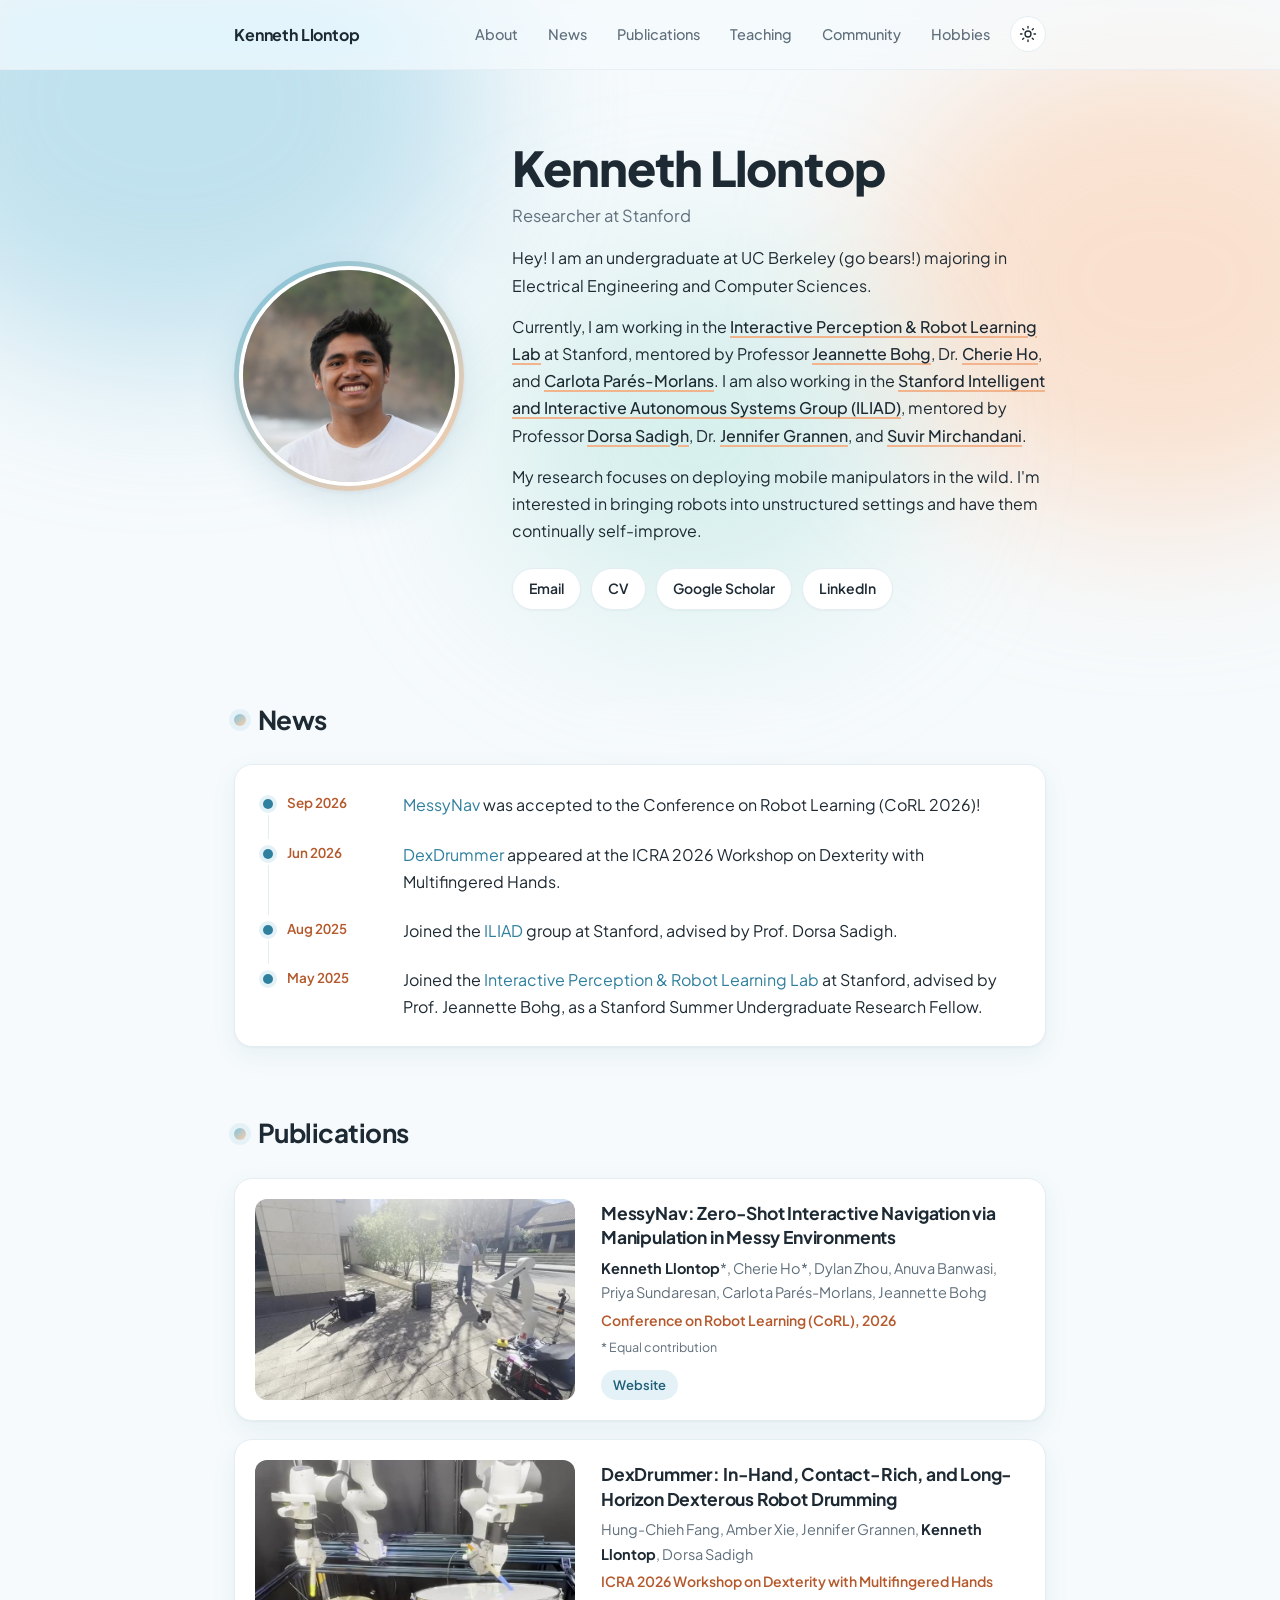
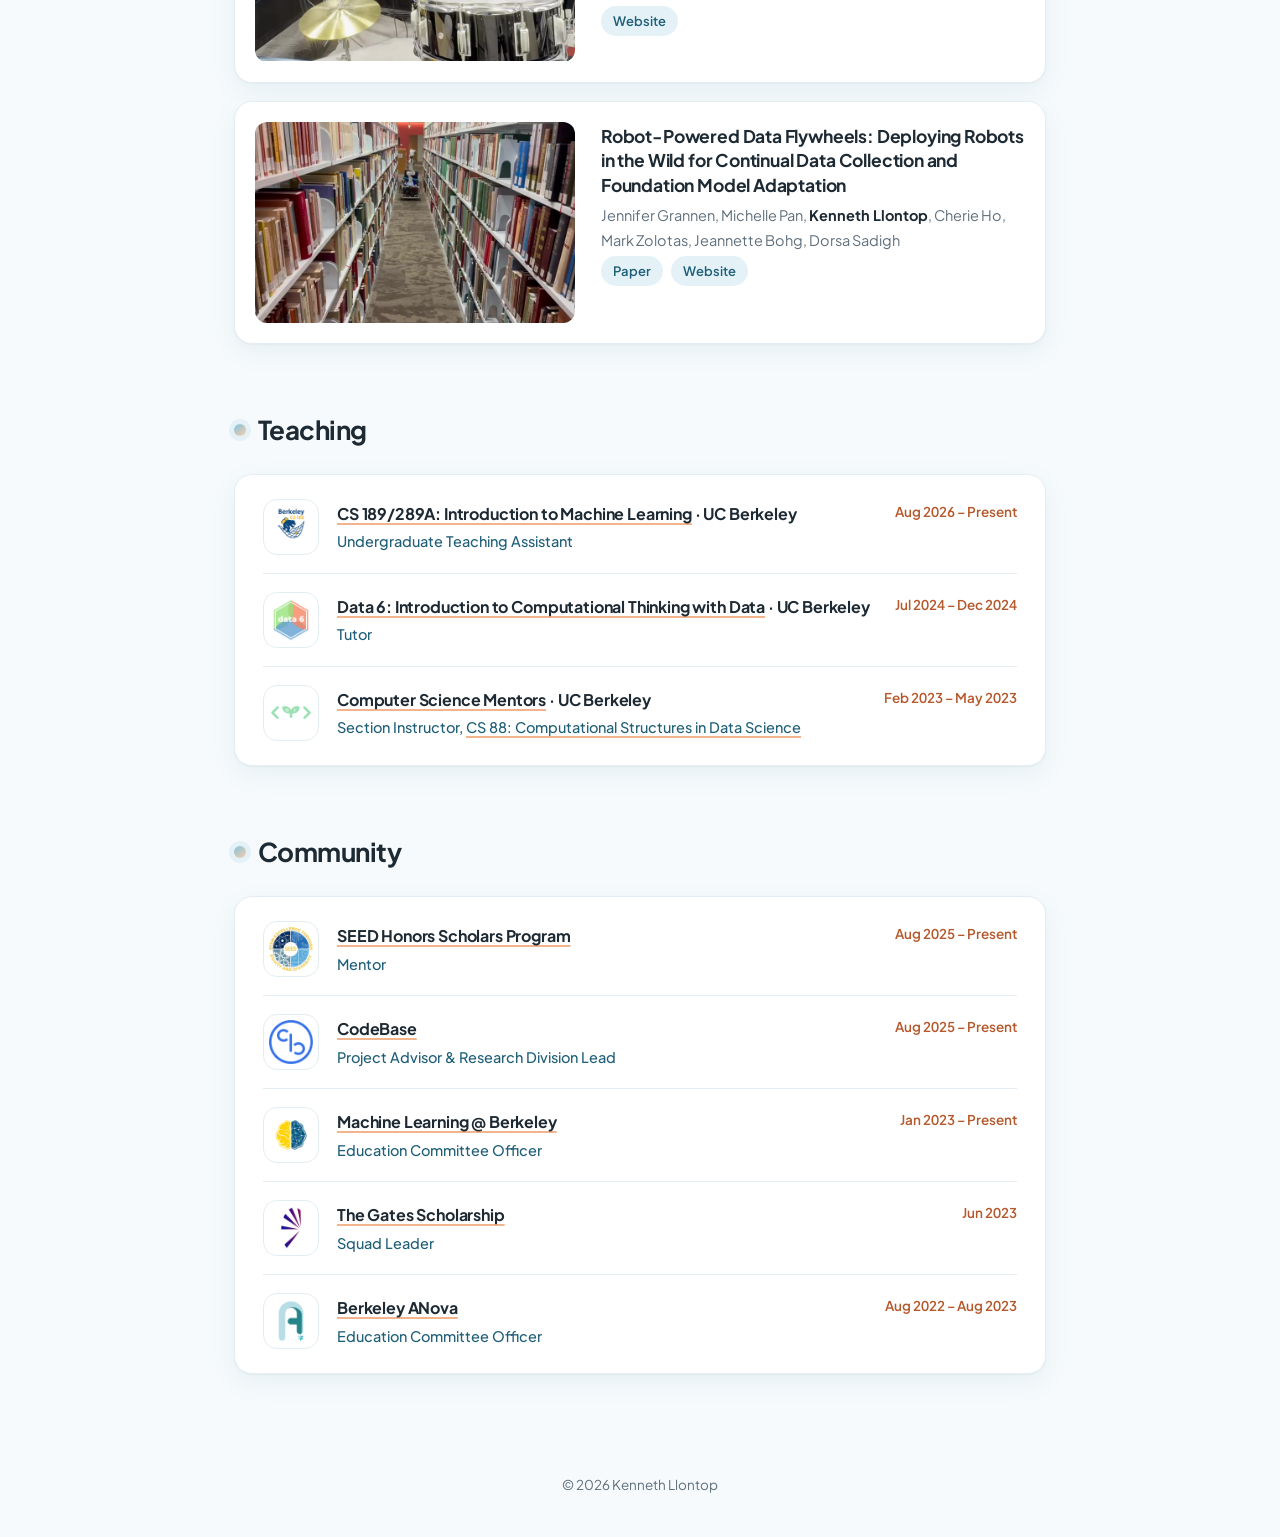
<file: index.html>
<!DOCTYPE html>
<html lang="en">
<head>
  <meta charset="utf-8">
  <meta name="viewport" content="width=device-width, initial-scale=1">
  <title>Kenneth Llontop</title>
  <meta name="description" content="Kenneth Llontop — EECS undergraduate at UC Berkeley researching robotics and continual learning at Stanford.">
  <link rel="preconnect" href="https://fonts.googleapis.com">
  <link rel="preconnect" href="https://fonts.gstatic.com" crossorigin>
  <link href="https://fonts.googleapis.com/css2?family=Plus+Jakarta+Sans:wght@400;500;600;700;800&display=swap" rel="stylesheet">
  <script>
    // Pick the theme before the page paints: saved choice, else the system setting.
    (function () {
      var t = null;
      try { t = localStorage.getItem('theme'); } catch (e) {}
      if (t !== 'light' && t !== 'dark') {
        t = window.matchMedia && matchMedia('(prefers-color-scheme: dark)').matches ? 'dark' : 'light';
      }
      document.documentElement.setAttribute('data-theme', t);
    })();
  </script>
  <link rel="stylesheet" href="style.css?v=202611061519">
</head>
<body>
  <div class="glow" aria-hidden="true">
    <span class="blob a"></span>
    <span class="blob b"></span>
    <span class="blob c"></span>
  </div>

  <nav class="nav">
    <div class="nav-inner">
      <a class="nav-name" href="index.html">Kenneth Llontop</a>
      <div class="nav-right">
        <div class="nav-links">
          <a href="#about">About</a>
          <a href="#news">News</a>
          <a href="#publications">Publications</a>
          <a href="#teaching">Teaching</a>
          <a href="#community">Community</a>
          <a href="hobbies.html">Hobbies</a>
        </div>
        <button class="theme-toggle" type="button" aria-label="Switch to dark mode" title="Toggle light / dark">
          <svg class="sun" viewBox="0 0 24 24" aria-hidden="true"><circle cx="12" cy="12" r="4"/><path d="M12 2v2M12 20v2M4.9 4.9l1.4 1.4M17.7 17.7l1.4 1.4M2 12h2M20 12h2M4.9 19.1l1.4-1.4M17.7 6.3l1.4-1.4"/></svg>
          <svg class="moon" viewBox="0 0 24 24" aria-hidden="true"><path d="M20 14.5A8 8 0 0 1 9.5 4a8 8 0 1 0 10.5 10.5z"/></svg>
        </button>
      </div>
    </div>
  </nav>

  <main>

    <!-- ===================== BIO ===================== -->
    <section id="about" class="bio">
      <div class="photo rise">
        <img src="images/headshot_image-2.jpg" alt="Portrait of Kenneth Llontop">
      </div>
      <div class="bio-text rise d1">
        <h1>Kenneth Llontop</h1>
        <p class="tagline">Researcher at Stanford</p>

        <p>
          Hey! I am an undergraduate at UC Berkeley (go bears!) majoring in Electrical Engineering
          and Computer Sciences.
        </p>
        <p>
          Currently, I am working in the
          <a href="https://iprl.stanford.edu/">Interactive Perception &amp; Robot Learning Lab</a>
          at Stanford, mentored by Professor <a href="https://web.stanford.edu/~bohg/">Jeannette Bohg</a>,
          Dr. <a href="https://cherieho.com/">Cherie Ho</a>, and <a href="https://carlotapares.com/">Carlota Parés-Morlans</a>. I am also working in the
          <a href="https://iliad.stanford.edu/">Stanford Intelligent and Interactive Autonomous Systems Group (ILIAD)</a>,
          mentored by Professor <a href="https://dorsa.fyi/">Dorsa Sadigh</a>, Dr. <a href="https://jenngrannen.com/">Jennifer Grannen</a>,
          and <a href="https://suvirpmirchandani.com/">Suvir Mirchandani</a>.
        </p>
        <p>
          My research focuses on deploying mobile manipulators in the wild. I'm interested in bringing robots
          into unstructured settings and have them continually self-improve.
        </p>

        <div class="links">
          <a class="btn" href="mailto:kennethllontop@berkeley.edu">Email</a>
          <a class="btn" href="files/Kenneth_Llontop_CV.pdf" target="_blank" rel="noopener">CV</a>
          <a class="btn" href="https://scholar.google.com/citations?user=0Wmio54AAAAJ&amp;hl=en" target="_blank" rel="noopener">Google Scholar</a>
          <a class="btn" href="https://www.linkedin.com/in/kenneth-llontop" target="_blank" rel="noopener">LinkedIn</a>
        </div>
      </div>
    </section>

    <!-- ===================== NEWS ===================== -->
    <section id="news" class="block rise d2">
      <h2>News</h2>
      <!-- Add new items at the top. Format: <li><time>Mon YYYY</time><span>...</span></li> -->
      <ul class="news card">
        <li>
          <time>Sep 2026</time>
          <span><a href="https://messynav.github.io">MessyNav</a> was accepted to the Conference on Robot Learning (CoRL 2026)!</span>
        </li>
        <li>
          <time>Jun 2026</time>
          <span><a href="https://dexdrummer.github.io">DexDrummer</a> appeared at the ICRA 2026 Workshop on Dexterity with Multifingered Hands.</span>
        </li>
        <li>
          <time>Aug 2025</time>
          <span>Joined the <a href="https://iliad.stanford.edu/">ILIAD</a> group at Stanford, advised by Prof. Dorsa Sadigh.</span>
        </li>
        <li>
          <time>May 2025</time>
          <span>Joined the <a href="https://iprl.stanford.edu/">Interactive Perception &amp; Robot Learning Lab</a> at Stanford, advised by Prof. Jeannette Bohg, as a Stanford Summer Undergraduate Research Fellow.</span>
        </li>
      </ul>
    </section>

    <!-- ===================== PUBLICATIONS ===================== -->
    <section id="publications" class="block rise d3">
      <h2>Publications</h2>

      <!--
        To add a paper, copy one <article class="pub card"> block below.
        - Thumbnail: a 16:9 looping video in videos/ (or an <img> in images/).
        - Wrap your own name in <span class="me">...</span> so it's bolded.
      -->
      <div class="pubs">
      <article class="pub card">
        <div class="pub-thumb"><video src="videos/messynav.mp4" poster="videos/messynav.jpg" autoplay muted loop playsinline disablepictureinpicture disableremoteplayback aria-label="MessyNav robot demo"></video></div>
        <div>
          <p class="pub-title"><a href="https://messynav.github.io">MessyNav: Zero-Shot Interactive Navigation via Manipulation in Messy Environments</a></p>
          <p class="pub-authors">
            <span class="me">Kenneth Llontop</span>*, <a href="https://cherieho.com/">Cherie Ho</a>*, Dylan Zhou, Anuva Banwasi, Priya Sundaresan, <a href="https://carlotapares.com/">Carlota Parés-Morlans</a>, <a href="https://web.stanford.edu/~bohg/">Jeannette Bohg</a>
          </p>
          <p class="pub-venue">Conference on Robot Learning (CoRL), 2026</p>
          <p class="pub-note">* Equal contribution</p>
          <div class="pub-links">
            <a href="https://messynav.github.io">Website</a>
          </div>
        </div>
      </article>
      <article class="pub card">
        <div class="pub-thumb"><video src="videos/dexdrummer.mp4" poster="videos/dexdrummer.jpg" autoplay muted loop playsinline disablepictureinpicture disableremoteplayback aria-label="DexDrummer robot drumming demo"></video></div>
        <div>
          <p class="pub-title"><a href="https://dexdrummer.github.io">DexDrummer: In-Hand, Contact-Rich, and Long-Horizon Dexterous Robot Drumming</a></p>
          <p class="pub-authors">
            Hung-Chieh Fang, Amber Xie, <a href="https://jenngrannen.com/">Jennifer Grannen</a>, <span class="me">Kenneth Llontop</span>, <a href="https://dorsa.fyi/">Dorsa Sadigh</a>
          </p>
          <p class="pub-venue">ICRA 2026 Workshop on Dexterity with Multifingered Hands</p>
          <div class="pub-links">
            <a href="https://dexdrummer.github.io">Website</a>
          </div>
        </div>
      </article>
      <article class="pub card">
        <div class="pub-thumb"><video src="videos/data_flywheels.mp4" poster="videos/data_flywheels.jpg" autoplay muted loop playsinline disablepictureinpicture disableremoteplayback aria-label="Robot-Powered Data Flywheels robot in a library"></video></div>
        <div>
          <p class="pub-title"><a href="https://scanford-robot.github.io">Robot-Powered Data Flywheels: Deploying Robots in the Wild for Continual Data Collection and Foundation Model Adaptation</a></p>
          <p class="pub-authors">
            <a href="https://jenngrannen.com/">Jennifer Grannen</a>, Michelle Pan, <span class="me">Kenneth Llontop</span>, <a href="https://cherieho.com/">Cherie Ho</a>, Mark Zolotas, <a href="https://web.stanford.edu/~bohg/">Jeannette Bohg</a>, <a href="https://dorsa.fyi/">Dorsa Sadigh</a>
          </p>
          <div class="pub-links">
            <a href="https://arxiv.org/abs/2511.19647">Paper</a>
            <a href="https://scanford-robot.github.io">Website</a>
          </div>
        </div>
      </article>
      </div>

    </section>

    <!-- ===================== TEACHING ===================== -->
    <section id="teaching" class="block">
      <h2>Teaching</h2>
      <!-- Logos: drop an image in images/logos/ and replace the text inside
           <span class="entry-logo"> with <img src="images/logos/name.png" alt="">. -->
      <ul class="entries card">
        <li class="entry">
          <span class="entry-logo has-img"><img class="logo-light" src="images/logos/cs189.png" alt="CS 189 logo" loading="lazy"><img class="logo-dark" src="images/logos/cs189_dark.png" alt="CS 189 logo" loading="lazy"></span>
          <span class="entry-org"><a href="https://eecs189.org/" target="_blank" rel="noopener">CS 189/289A: Introduction to Machine Learning</a> &middot; UC Berkeley</span>
          <span class="entry-role">Undergraduate Teaching Assistant</span>
          <span class="entry-date">Aug 2026 – Present</span>
        </li>
        <li class="entry">
          <span class="entry-logo has-img"><img src="images/logos/data6.png" alt="Data 6 logo" loading="lazy"></span>
          <span class="entry-org"><a href="https://data6.org/" target="_blank" rel="noopener">Data 6: Introduction to Computational Thinking with Data</a> &middot; UC Berkeley</span>
          <span class="entry-role">Tutor</span>
          <span class="entry-date">Jul 2024 – Dec 2024</span>
        </li>
        <li class="entry">
          <span class="entry-logo has-img"><img src="images/logos/csm.png" alt="Computer Science Mentors logo" loading="lazy"></span>
          <span class="entry-org"><a href="https://csmentors.studentorg.berkeley.edu/#/" target="_blank" rel="noopener">Computer Science Mentors</a> &middot; UC Berkeley</span>
          <span class="entry-role">Section Instructor, <a href="https://c88c.org" target="_blank" rel="noopener">CS 88: Computational Structures in Data Science</a></span>
          <span class="entry-date">Feb 2023 – May 2023</span>
        </li>
      </ul>
    </section>

    <!-- ===================== COMMUNITY ===================== -->
    <section id="community" class="block">
      <h2>Community</h2>
      <ul class="entries card">
        <li class="entry">
          <span class="entry-logo has-img"><img src="images/logos/seed.png" alt="SEED Scholars logo" loading="lazy"></span>
          <span class="entry-org"><a href="https://seedscholars.berkeley.edu/home" target="_blank" rel="noopener">SEED Honors Scholars Program</a></span>
          <span class="entry-role">Mentor</span>
          <span class="entry-date">Aug 2025 – Present</span>
        </li>
        <li class="entry">
          <span class="entry-logo has-img"><img class="logo-light" src="images/logos/codebase.png" alt="CodeBase logo" loading="lazy"><img class="logo-dark" src="images/logos/codebase_dark.png" alt="CodeBase logo" loading="lazy"></span>
          <span class="entry-org"><a href="https://codebase.studentorg.berkeley.edu/" target="_blank" rel="noopener">CodeBase</a></span>
          <span class="entry-role">Project Advisor &amp; Research Division Lead</span>
          <span class="entry-date">Aug 2025 – Present</span>
        </li>
        <li class="entry">
          <span class="entry-logo has-img"><img src="images/logos/mlab.png" alt="Machine Learning at Berkeley logo" loading="lazy"></span>
          <span class="entry-org"><a href="https://mlabatberkeley.framer.ai/" target="_blank" rel="noopener">Machine Learning @ Berkeley</a></span>
          <span class="entry-role">Education Committee Officer</span>
          <span class="entry-date">Jan 2023 – Present</span>
        </li>
        <li class="entry">
          <span class="entry-logo has-img"><img class="logo-light" src="images/logos/gates.png" alt="The Gates Scholarship logo" loading="lazy"><img class="logo-dark" src="images/logos/gates_dark.png" alt="The Gates Scholarship logo" loading="lazy"></span>
          <span class="entry-org"><a href="https://www.thegatesscholarship.org/scholarship" target="_blank" rel="noopener">The Gates Scholarship</a></span>
          <span class="entry-role">Squad Leader</span>
          <span class="entry-date">Jun 2023</span>
        </li>
        <li class="entry">
          <span class="entry-logo has-img"><img src="images/logos/anova.png" alt="Berkeley ANova logo" loading="lazy"></span>
          <span class="entry-org"><a href="https://www.berkeleyanova.org/" target="_blank" rel="noopener">Berkeley ANova</a></span>
          <span class="entry-role">Education Committee Officer</span>
          <span class="entry-date">Aug 2022 – Aug 2023</span>
        </li>
      </ul>
    </section>
  </main>

  <footer>&copy; 2026 Kenneth Llontop</footer>

  <script src="site.js?v=202611061519"></script>
</body>
</html>
</file>
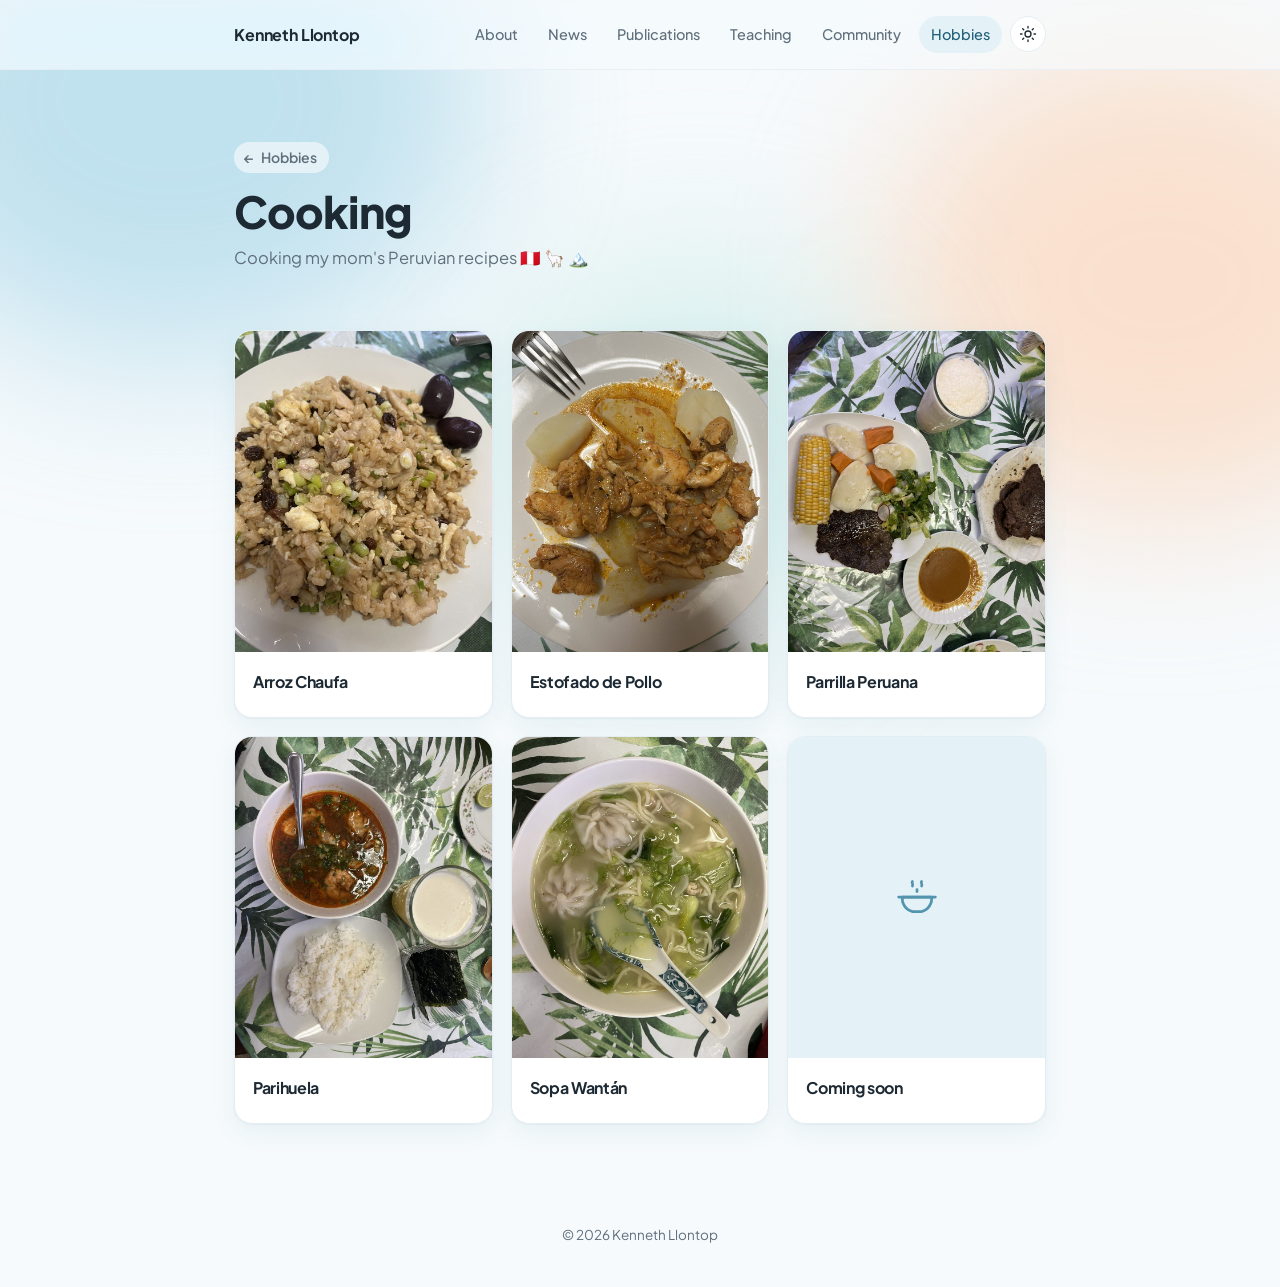
<file: cooking.html>
<!DOCTYPE html>
<html lang="en">
<head>
  <meta charset="utf-8">
  <meta name="viewport" content="width=device-width, initial-scale=1">
  <title>Cooking · Kenneth Llontop</title>
  <meta name="description" content="What Kenneth Llontop likes to cook.">
  <link rel="preconnect" href="https://fonts.googleapis.com">
  <link rel="preconnect" href="https://fonts.gstatic.com" crossorigin>
  <link href="https://fonts.googleapis.com/css2?family=Plus+Jakarta+Sans:wght@400;500;600;700;800&display=swap" rel="stylesheet">
  <script>
    // Pick the theme before the page paints: saved choice, else the system setting.
    (function () {
      var t = null;
      try { t = localStorage.getItem('theme'); } catch (e) {}
      if (t !== 'light' && t !== 'dark') {
        t = window.matchMedia && matchMedia('(prefers-color-scheme: dark)').matches ? 'dark' : 'light';
      }
      document.documentElement.setAttribute('data-theme', t);
    })();
  </script>
  <link rel="stylesheet" href="style.css?v=202611061519">
</head>
<body>
  <div class="glow" aria-hidden="true">
    <span class="blob a"></span>
    <span class="blob b"></span>
    <span class="blob c"></span>
  </div>

  <nav class="nav">
    <div class="nav-inner">
      <a class="nav-name" href="index.html">Kenneth Llontop</a>
      <div class="nav-right">
        <div class="nav-links">
          <a href="index.html#about">About</a>
          <a href="index.html#news">News</a>
          <a href="index.html#publications">Publications</a>
          <a href="index.html#teaching">Teaching</a>
          <a href="index.html#community">Community</a>
          <a href="hobbies.html" aria-current="page">Hobbies</a>
        </div>
        <button class="theme-toggle" type="button" aria-label="Switch to dark mode" title="Toggle light / dark">
          <svg class="sun" viewBox="0 0 24 24" aria-hidden="true"><circle cx="12" cy="12" r="4"/><path d="M12 2v2M12 20v2M4.9 4.9l1.4 1.4M17.7 17.7l1.4 1.4M2 12h2M20 12h2M4.9 19.1l1.4-1.4M17.7 6.3l1.4-1.4"/></svg>
          <svg class="moon" viewBox="0 0 24 24" aria-hidden="true"><path d="M20 14.5A8 8 0 0 1 9.5 4a8 8 0 1 0 10.5 10.5z"/></svg>
        </button>
      </div>
    </div>
  </nav>

  <main>
    <header class="page-head rise">
      <a class="back-link" href="hobbies.html"><span aria-hidden="true">&larr;</span> Hobbies</a>
      <h1>Cooking</h1>
      <p class="tagline">Cooking my mom's Peruvian recipes 🇵🇪 🦙 🏔️</p>
    </header>

    <section class="block tile-block">
      <!-- To add a dish: drop a photo in images/food/ and copy one <article class="tile card"> block. -->
      <div class="tile-grid dishes">
        <article class="tile card">
          <div class="tile-media"><img src="images/food/arroz_chaufa.jpg" alt="Arroz Chaufa" loading="lazy"></div>
          <div class="tile-body">
            <h3>Arroz Chaufa</h3>
          </div>
        </article>
        <article class="tile card">
          <div class="tile-media"><img src="images/food/estofado_de_pollo.jpg" alt="Estofado de Pollo" loading="lazy"></div>
          <div class="tile-body">
            <h3>Estofado de Pollo</h3>
          </div>
        </article>
        <article class="tile card">
          <div class="tile-media"><img src="images/food/parrilla_peruana.jpg" alt="Parrilla Peruana" loading="lazy"></div>
          <div class="tile-body">
            <h3>Parrilla Peruana</h3>
          </div>
        </article>
        <article class="tile card">
          <div class="tile-media"><img src="images/food/parihuela.jpg" alt="Parihuela" loading="lazy"></div>
          <div class="tile-body">
            <h3>Parihuela</h3>
          </div>
        </article>
        <article class="tile card">
          <div class="tile-media"><img src="images/food/sopa_wantan.jpg" alt="Sopa Wantán" loading="lazy"></div>
          <div class="tile-body">
            <h3>Sopa Wantán</h3>
          </div>
        </article>
        <article class="tile card soon">
          <div class="tile-media"><svg viewBox="0 0 24 24" aria-hidden="true">
            <path d="M4 12h16v1a7 7 0 0 1-7 7h-2a7 7 0 0 1-7-7z"/>
            <path d="M2 12h20M9.5 3.5c-.8.9.8 1.6 0 2.5M14.5 3.5c-.8.9.8 1.6 0 2.5M12 9V8"/>
          </svg></div>
          <div class="tile-body">
            <h3>Coming soon</h3>
          </div>
        </article>
      </div>
    </section>
  </main>

  <footer>&copy; 2026 Kenneth Llontop</footer>

  <script src="site.js?v=202611061519"></script>
</body>
</html>
</file>
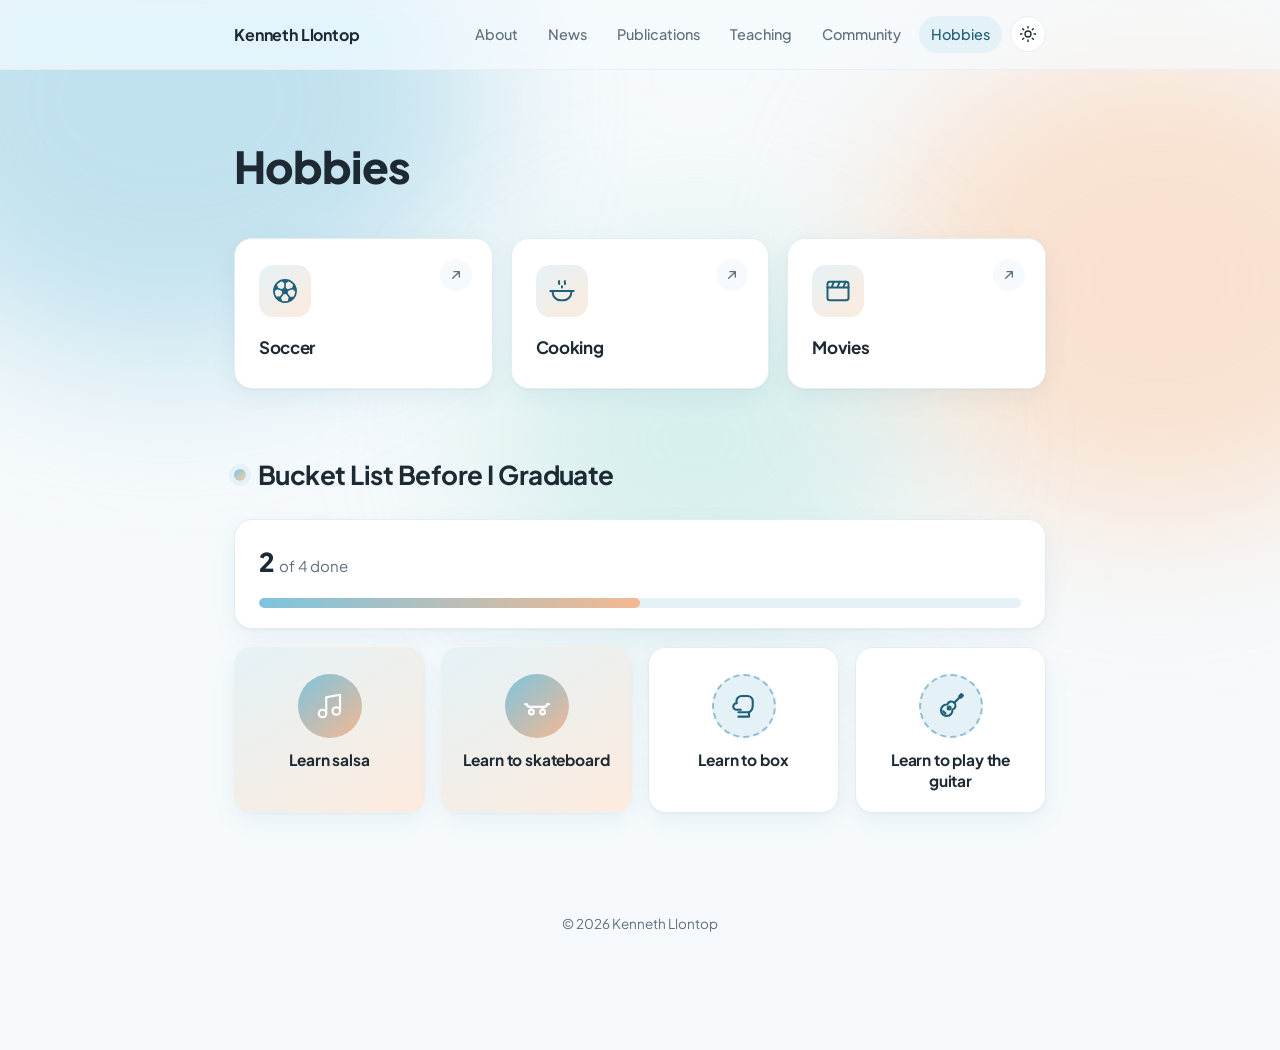
<file: hobbies.html>
<!DOCTYPE html>
<html lang="en">
<head>
  <meta charset="utf-8">
  <meta name="viewport" content="width=device-width, initial-scale=1">
  <title>Hobbies · Kenneth Llontop</title>
  <meta name="description" content="What Kenneth Llontop is up to outside the lab.">
  <link rel="preconnect" href="https://fonts.googleapis.com">
  <link rel="preconnect" href="https://fonts.gstatic.com" crossorigin>
  <link href="https://fonts.googleapis.com/css2?family=Plus+Jakarta+Sans:wght@400;500;600;700;800&display=swap" rel="stylesheet">
  <script>
    // Pick the theme before the page paints: saved choice, else the system setting.
    (function () {
      var t = null;
      try { t = localStorage.getItem('theme'); } catch (e) {}
      if (t !== 'light' && t !== 'dark') {
        t = window.matchMedia && matchMedia('(prefers-color-scheme: dark)').matches ? 'dark' : 'light';
      }
      document.documentElement.setAttribute('data-theme', t);
    })();
  </script>
  <link rel="stylesheet" href="style.css?v=202611061519">
</head>
<body>
  <div class="glow" aria-hidden="true">
    <span class="blob a"></span>
    <span class="blob b"></span>
    <span class="blob c"></span>
  </div>

  <nav class="nav">
    <div class="nav-inner">
      <a class="nav-name" href="index.html">Kenneth Llontop</a>
      <div class="nav-right">
        <div class="nav-links">
          <a href="index.html#about">About</a>
          <a href="index.html#news">News</a>
          <a href="index.html#publications">Publications</a>
          <a href="index.html#teaching">Teaching</a>
          <a href="index.html#community">Community</a>
          <a href="hobbies.html" aria-current="page">Hobbies</a>
        </div>
        <button class="theme-toggle" type="button" aria-label="Switch to dark mode" title="Toggle light / dark">
          <svg class="sun" viewBox="0 0 24 24" aria-hidden="true"><circle cx="12" cy="12" r="4"/><path d="M12 2v2M12 20v2M4.9 4.9l1.4 1.4M17.7 17.7l1.4 1.4M2 12h2M20 12h2M4.9 19.1l1.4-1.4M17.7 6.3l1.4-1.4"/></svg>
          <svg class="moon" viewBox="0 0 24 24" aria-hidden="true"><path d="M20 14.5A8 8 0 0 1 9.5 4a8 8 0 1 0 10.5 10.5z"/></svg>
        </button>
      </div>
    </div>
  </nav>

  <main>
    <header class="page-head rise">
      <h1>Hobbies</h1>
    </header>

    <div class="hobbies">
      <a class="hobby card rise d1" href="soccer.html">
        <span class="hobby-arrow" aria-hidden="true"><svg viewBox="0 0 24 24"><path d="M7 17L17 7M9 7h8v8"/></svg></span>
        <div class="hobby-icon ball">
          <svg viewBox="0 0 24 24" aria-hidden="true">
            <defs><clipPath id="ball-clip"><circle cx="12" cy="12" r="9.5"/></clipPath></defs>
            <g clip-path="url(#ball-clip)"><polygon class="fill" points="12.00,5.30 9.62,3.57 10.53,0.78 13.47,0.78 14.38,3.57"/><polygon class="fill" points="18.37,9.93 19.28,7.13 22.22,7.13 23.13,9.93 20.75,11.66"/><polygon class="fill" points="15.94,17.42 18.88,17.42 19.79,20.22 17.41,21.94 15.03,20.22"/><polygon class="fill" points="8.06,17.42 8.97,20.22 6.59,21.94 4.21,20.22 5.12,17.42"/><polygon class="fill" points="5.63,9.93 3.25,11.66 0.87,9.93 1.78,7.13 4.72,7.13"/></g>
            <polygon class="fill" points="12.00,9.20 14.66,11.13 13.65,14.27 10.35,14.27 9.34,11.13"/>
            <path d="M12.00 9.20L12.00 5.30 M14.66 11.13L18.37 9.93 M13.65 14.27L15.94 17.42 M10.35 14.27L8.06 17.42 M9.34 11.13L5.63 9.93"/>
            <circle cx="12" cy="12" r="9.5"/>
          </svg>
        </div>
        <h3>Soccer</h3>
      </a>

      <a class="hobby card rise d2" href="cooking.html">
        <span class="hobby-arrow" aria-hidden="true"><svg viewBox="0 0 24 24"><path d="M7 17L17 7M9 7h8v8"/></svg></span>
        <div class="hobby-icon">
          <svg viewBox="0 0 24 24" aria-hidden="true">
            <path d="M4 12h16v1a7 7 0 0 1-7 7h-2a7 7 0 0 1-7-7z"/>
            <path d="M2 12h20M9.5 3.5c-.8.9.8 1.6 0 2.5M14.5 3.5c-.8.9.8 1.6 0 2.5M12 9V8"/>
          </svg>
        </div>
        <h3>Cooking</h3>
      </a>

      <a class="hobby card rise d3" href="movies.html">
        <span class="hobby-arrow" aria-hidden="true"><svg viewBox="0 0 24 24"><path d="M7 17L17 7M9 7h8v8"/></svg></span>
        <div class="hobby-icon">
          <svg viewBox="0 0 24 24" aria-hidden="true">
            <rect x="3" y="4" width="18" height="16" rx="2"/>
            <path d="M3 9h18M8.5 4L6.5 9M13.5 4l-2 5M18.5 4l-2 5"/>
          </svg>
        </div>
        <h3>Movies</h3>
      </a>
    </div>


    <!-- ===================== BUCKET LIST ===================== -->
    <!-- To check one off, change <li class="goal card"> to <li class="goal card done">. -->
    <section class="bucket block">
      <h2>Bucket List Before I Graduate</h2>

      <div class="bucket-progress card">
        <div class="bp-top">
          <span class="bp-count"><strong class="bp-done">0</strong> of <span class="bp-total">4</span> done</span>
        </div>
        <div class="bp-bar" role="progressbar" aria-label="Bucket list progress" aria-valuemin="0" aria-valuemax="4" aria-valuenow="0"><span></span></div>
      </div>

      <ul class="bucket-grid">
        <li class="goal card done">
          <span class="goal-icon"><svg viewBox="0 0 24 24" aria-hidden="true"><path d="M9 18V5l11-2v13"/><circle cx="6" cy="18" r="3"/><circle cx="17" cy="16" r="3"/></svg></span>
          <span class="goal-name">Learn salsa</span>
        </li>
        <li class="goal card done">
          <span class="goal-icon"><svg viewBox="0 0 24 24" aria-hidden="true"><path d="M2.5 10.5h1.2c.4 1.4 1.4 2.2 2.8 2.2h11c1.4 0 2.4-.8 2.8-2.2h1.2"/><path d="M7.5 12.7v2M16.5 12.7v2"/><circle cx="7.5" cy="16.8" r="1.9"/><circle cx="16.5" cy="16.8" r="1.9"/></svg></span>
          <span class="goal-name">Learn to skateboard</span>
        </li>
        <li class="goal card">
          <span class="goal-icon"><svg viewBox="0 0 24 24" aria-hidden="true"><path d="M7.5 20.5h8.5V17c2-1.1 3-3.1 3-5.5V8.2A4.2 4.2 0 0 0 14.8 4h-4.6A4.2 4.2 0 0 0 6 8.2v1.6"/><path d="M6 9.8a2.6 2.6 0 0 0 0 5.2h3.5"/><path d="M7.5 17h8.5"/></svg></span>
          <span class="goal-name">Learn to box</span>
        </li>
        <li class="goal card">
          <span class="goal-icon"><svg viewBox="0 0 24 24" aria-hidden="true"><path d="M13.17 14.88A4.6 4.6 0 1 1 9.12 10.83A3.3 3.3 0 1 1 13.17 14.88Z"/><path d="M14.6 9.4L19 5"/><path d="M18.6 4.2l1.2 1.2 1.7-1.7-1.2-1.2z"/><circle cx="10.5" cy="13.5" r="1.15"/><path d="M5.8 16.2l1.8 1.8"/></svg></span>
          <span class="goal-name">Learn to play the guitar</span>
        </li>
      </ul>
    </section>
  </main>

  <footer>&copy; 2026 Kenneth Llontop</footer>

  <script src="site.js?v=202611061519"></script>
  <script src="hobbies.js?v=202611061519"></script>
</body>
</html>
</file>
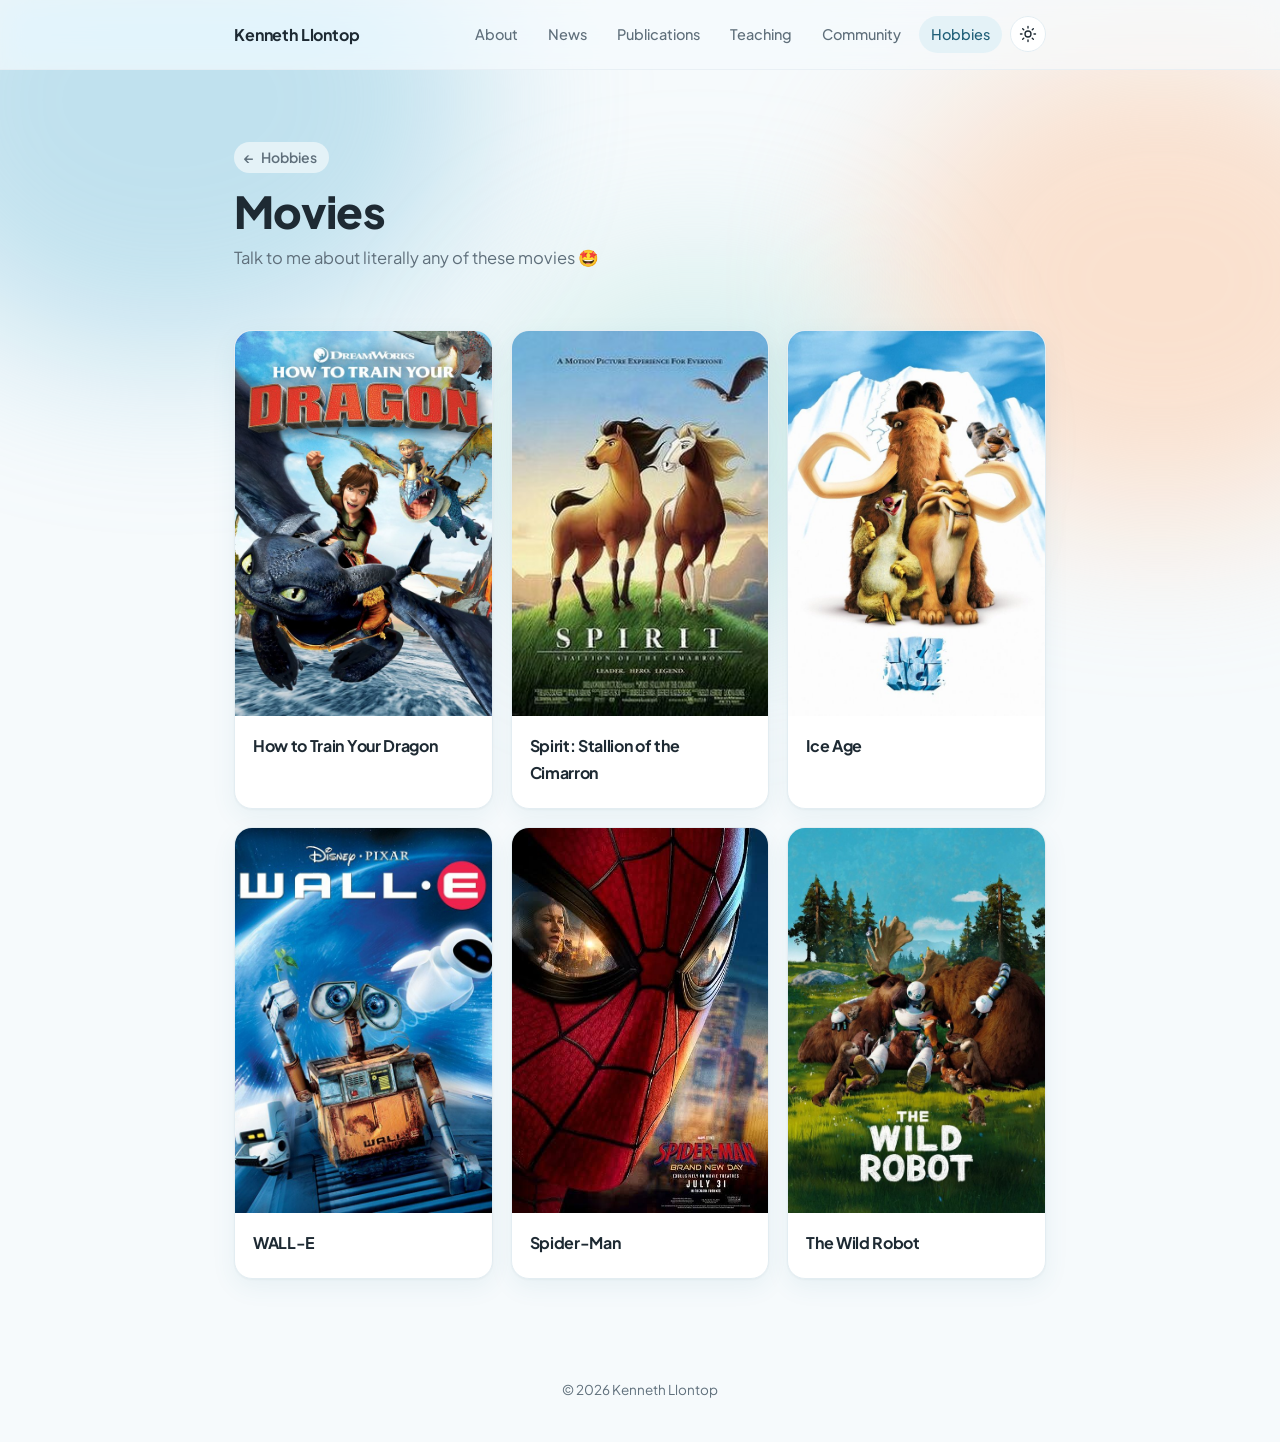
<file: movies.html>
<!DOCTYPE html>
<html lang="en">
<head>
  <meta charset="utf-8">
  <meta name="viewport" content="width=device-width, initial-scale=1">
  <title>Movies · Kenneth Llontop</title>
  <meta name="description" content="Kenneth Llontop's favorite movies.">
  <link rel="preconnect" href="https://fonts.googleapis.com">
  <link rel="preconnect" href="https://fonts.gstatic.com" crossorigin>
  <link href="https://fonts.googleapis.com/css2?family=Plus+Jakarta+Sans:wght@400;500;600;700;800&display=swap" rel="stylesheet">
  <script>
    // Pick the theme before the page paints: saved choice, else the system setting.
    (function () {
      var t = null;
      try { t = localStorage.getItem('theme'); } catch (e) {}
      if (t !== 'light' && t !== 'dark') {
        t = window.matchMedia && matchMedia('(prefers-color-scheme: dark)').matches ? 'dark' : 'light';
      }
      document.documentElement.setAttribute('data-theme', t);
    })();
  </script>
  <link rel="stylesheet" href="style.css?v=202611061519">
</head>
<body>
  <div class="glow" aria-hidden="true">
    <span class="blob a"></span>
    <span class="blob b"></span>
    <span class="blob c"></span>
  </div>

  <nav class="nav">
    <div class="nav-inner">
      <a class="nav-name" href="index.html">Kenneth Llontop</a>
      <div class="nav-right">
        <div class="nav-links">
          <a href="index.html#about">About</a>
          <a href="index.html#news">News</a>
          <a href="index.html#publications">Publications</a>
          <a href="index.html#teaching">Teaching</a>
          <a href="index.html#community">Community</a>
          <a href="hobbies.html" aria-current="page">Hobbies</a>
        </div>
        <button class="theme-toggle" type="button" aria-label="Switch to dark mode" title="Toggle light / dark">
          <svg class="sun" viewBox="0 0 24 24" aria-hidden="true"><circle cx="12" cy="12" r="4"/><path d="M12 2v2M12 20v2M4.9 4.9l1.4 1.4M17.7 17.7l1.4 1.4M2 12h2M20 12h2M4.9 19.1l1.4-1.4M17.7 6.3l1.4-1.4"/></svg>
          <svg class="moon" viewBox="0 0 24 24" aria-hidden="true"><path d="M20 14.5A8 8 0 0 1 9.5 4a8 8 0 1 0 10.5 10.5z"/></svg>
        </button>
      </div>
    </div>
  </nav>

  <main>
    <header class="page-head rise">
      <a class="back-link" href="hobbies.html"><span aria-hidden="true">&larr;</span> Hobbies</a>
      <h1>Movies</h1>
      <p class="tagline">Talk to me about literally any of these movies 🤩</p>
    </header>

    <section class="block tile-block">
      <!-- To add a movie: drop a poster in images/movies/ and copy one <article class="tile card"> block. -->
      <div class="tile-grid movies">
        <article class="tile card">
          <div class="tile-media"><img src="images/movies/how_to_train_your_dragon.jpg" alt="How to Train Your Dragon poster" loading="lazy"></div>
          <div class="tile-body">
            <h3>How to Train Your Dragon</h3>
          </div>
        </article>
        <article class="tile card">
          <div class="tile-media"><img src="images/movies/spirit_stallion_of_the_cimarron.jpg" alt="Spirit: Stallion of the Cimarron poster" loading="lazy"></div>
          <div class="tile-body">
            <h3>Spirit: Stallion of the Cimarron</h3>
          </div>
        </article>
        <article class="tile card">
          <div class="tile-media"><img src="images/movies/ice_age.jpg" alt="Ice Age poster" loading="lazy"></div>
          <div class="tile-body">
            <h3>Ice Age</h3>
          </div>
        </article>
        <article class="tile card">
          <div class="tile-media"><img src="images/movies/wall_e.jpg" alt="WALL-E poster" loading="lazy"></div>
          <div class="tile-body">
            <h3>WALL-E</h3>
          </div>
        </article>
        <article class="tile card">
          <div class="tile-media"><img src="images/movies/spider_man.jpg" alt="Spider-Man poster" loading="lazy"></div>
          <div class="tile-body">
            <h3>Spider-Man</h3>
          </div>
        </article>
        <article class="tile card">
          <div class="tile-media"><img src="images/movies/the_wild_robot.jpg" alt="The Wild Robot poster" loading="lazy"></div>
          <div class="tile-body">
            <h3>The Wild Robot</h3>
          </div>
        </article>
      </div>
    </section>
  </main>

  <footer>&copy; 2026 Kenneth Llontop</footer>

  <script src="site.js?v=202611061519"></script>
</body>
</html>
</file>
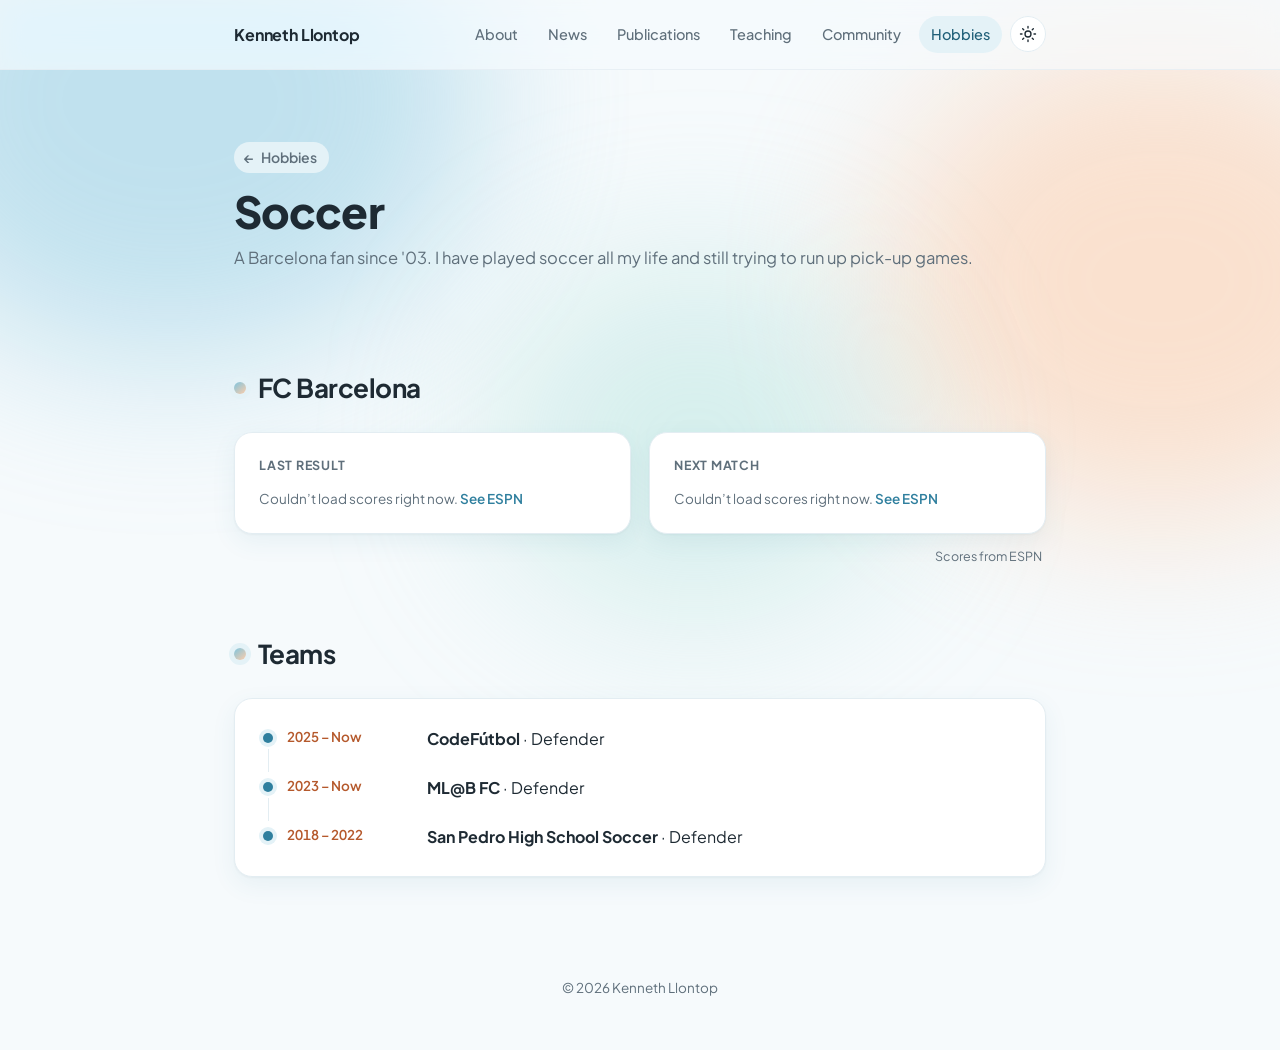
<file: soccer.html>
<!DOCTYPE html>
<html lang="en">
<head>
  <meta charset="utf-8">
  <meta name="viewport" content="width=device-width, initial-scale=1">
  <title>Soccer · Kenneth Llontop</title>
  <meta name="description" content="Kenneth Llontop on soccer: FC Barcelona scores and the teams he has played on.">
  <link rel="preconnect" href="https://fonts.googleapis.com">
  <link rel="preconnect" href="https://fonts.gstatic.com" crossorigin>
  <link href="https://fonts.googleapis.com/css2?family=Plus+Jakarta+Sans:wght@400;500;600;700;800&display=swap" rel="stylesheet">
  <script>
    // Pick the theme before the page paints: saved choice, else the system setting.
    (function () {
      var t = null;
      try { t = localStorage.getItem('theme'); } catch (e) {}
      if (t !== 'light' && t !== 'dark') {
        t = window.matchMedia && matchMedia('(prefers-color-scheme: dark)').matches ? 'dark' : 'light';
      }
      document.documentElement.setAttribute('data-theme', t);
    })();
  </script>
  <link rel="stylesheet" href="style.css?v=202611061519">
</head>
<body>
  <div class="glow" aria-hidden="true">
    <span class="blob a"></span>
    <span class="blob b"></span>
    <span class="blob c"></span>
  </div>

  <nav class="nav">
    <div class="nav-inner">
      <a class="nav-name" href="index.html">Kenneth Llontop</a>
      <div class="nav-right">
        <div class="nav-links">
          <a href="index.html#about">About</a>
          <a href="index.html#news">News</a>
          <a href="index.html#publications">Publications</a>
          <a href="index.html#teaching">Teaching</a>
          <a href="index.html#community">Community</a>
          <a href="hobbies.html" aria-current="page">Hobbies</a>
        </div>
        <button class="theme-toggle" type="button" aria-label="Switch to dark mode" title="Toggle light / dark">
          <svg class="sun" viewBox="0 0 24 24" aria-hidden="true"><circle cx="12" cy="12" r="4"/><path d="M12 2v2M12 20v2M4.9 4.9l1.4 1.4M17.7 17.7l1.4 1.4M2 12h2M20 12h2M4.9 19.1l1.4-1.4M17.7 6.3l1.4-1.4"/></svg>
          <svg class="moon" viewBox="0 0 24 24" aria-hidden="true"><path d="M20 14.5A8 8 0 0 1 9.5 4a8 8 0 1 0 10.5 10.5z"/></svg>
        </button>
      </div>
    </div>
  </nav>

  <main>
    <header class="page-head rise">
      <a class="back-link" href="hobbies.html"><span aria-hidden="true">&larr;</span> Hobbies</a>
      <h1>Soccer</h1>
      <p class="tagline">A Barcelona fan since '03. I have played soccer all my life and still trying to run up pick-up games.</p>
    </header>

    <!-- ===================== FC BARCELONA (live from ESPN, see barca.js) ===================== -->
    <section id="barca" class="block match-center">
      <h2>FC Barcelona</h2>
      <div class="match-grid" aria-live="polite">
        <div class="match card" data-slot="last">
          <p class="match-label">Last result</p>
          <p class="match-meta">Loading…</p>
        </div>
        <div class="match card" data-slot="next">
          <p class="match-label">Next match</p>
          <p class="match-meta">Loading…</p>
        </div>
      </div>
      <p class="match-source">Scores from ESPN</p>
    </section>


    <section class="block my-teams">
      <h2>Teams</h2>
      <!-- Add teams newest first. Format: <li><time>YYYY – YYYY</time><span><strong>Team</strong> · details</span></li> -->
      <ul class="news card">
        <li>
          <time>2025 – Now</time>
          <span><strong>CodeFútbol</strong> &middot; Defender</span>
        </li>
        <li>
          <time>2023 – Now</time>
          <span><strong>ML@B FC</strong> &middot; Defender</span>
        </li>
        <li>
          <time>2018 – 2022</time>
          <span><strong>San Pedro High School Soccer</strong> &middot; Defender</span>
        </li>
      </ul>
    </section>
  </main>

  <footer>&copy; 2026 Kenneth Llontop</footer>

  <script src="site.js?v=202611061519"></script>
  <script src="barca.js?v=202611061519"></script>
</body>
</html>
</file>
<file: style.css>
/* Palette: Ocean pastel — soft sea blues + sandy peach on white */
:root {
  --bg: #f6fafc;
  --surface: #ffffff;
  --text: #1e2a33;
  --muted: #5f6f7b;
  --border: #e3edf2;

  --sea: #2f7f9e;          /* main accent */
  --sea-deep: #1f5f78;     /* hover / headings accent */
  --sea-soft: #e4f2f7;     /* chips, tints */
  --sand: #fdebdd;         /* peach */
  --sand-deep: #b5592c;    /* readable peach text */
  --link-line: #f2b48c;    /* peach underline for links in text */
  --logo-bg: #ffffff;      /* tile behind org logos */
  --glow-a: rgba(126, 196, 222, .45);
  --glow-b: rgba(253, 205, 170, .55);
  --glow-c: rgba(168, 222, 214, .40);

  --shadow: 0 1px 2px rgba(30, 42, 51, .04), 0 8px 24px rgba(47, 127, 158, .08);
  --shadow-hover: 0 2px 4px rgba(30, 42, 51, .05), 0 14px 36px rgba(47, 127, 158, .14);
  --radius: 18px;
  --max: 860px;
}
/* Dark theme: used when the visitor picks it, or when their system is dark and they haven't picked light */
:root[data-theme="dark"] {
  --bg: #0c171e;
  --surface: #12212a;
  --text: #e3edf2;
  --muted: #97a9b5;
  --border: #1e3340;
  --sea: #7cc4de;
  --sea-deep: #a6daec;
  --sea-soft: #16303c;
  --sand: #3a2a22;
  --sand-deep: #f3b892;
  --link-line: #9c5f43;
  --logo-bg: #1a2730;
  --glow-a: rgba(64, 140, 170, .30);
  --glow-b: rgba(200, 130, 90, .22);
  --glow-c: rgba(70, 150, 140, .20);
  --shadow: 0 1px 2px rgba(0,0,0,.3), 0 8px 24px rgba(0,0,0,.25);
  --shadow-hover: 0 2px 4px rgba(0,0,0,.35), 0 14px 36px rgba(0,0,0,.35);
}
@media (prefers-color-scheme: dark) {
  :root:not([data-theme="light"]) {
    --bg: #0c171e;
    --surface: #12212a;
    --text: #e3edf2;
    --muted: #97a9b5;
    --border: #1e3340;
    --sea: #7cc4de;
    --sea-deep: #a6daec;
    --sea-soft: #16303c;
    --sand: #3a2a22;
    --sand-deep: #f3b892;
  --link-line: #9c5f43;
  --logo-bg: #1a2730;
    --glow-a: rgba(64, 140, 170, .30);
    --glow-b: rgba(200, 130, 90, .22);
    --glow-c: rgba(70, 150, 140, .20);
    --shadow: 0 1px 2px rgba(0,0,0,.3), 0 8px 24px rgba(0,0,0,.25);
    --shadow-hover: 0 2px 4px rgba(0,0,0,.35), 0 14px 36px rgba(0,0,0,.35);
  }
}

* { box-sizing: border-box; }
html { scroll-behavior: smooth; scroll-padding-top: 80px; }
body {
  margin: 0;
  background: var(--bg);
  color: var(--text);
  font-family: "Plus Jakarta Sans", system-ui, -apple-system, "Segoe UI", Roboto, sans-serif;
  font-size: 16px;
  line-height: 1.7;
  -webkit-font-smoothing: antialiased;
}
a { color: var(--sea); text-decoration: none; transition: color .15s; }
a:hover { color: var(--sea-deep); }

/* ---------- Soft background glow ---------- */
.glow {
  position: absolute; inset: 0 0 auto 0; height: 1050px; z-index: -1; overflow: hidden;
  pointer-events: none;
  -webkit-mask-image: linear-gradient(#000 65%, transparent);
          mask-image: linear-gradient(#000 65%, transparent);
}
.blob {
  position: absolute; border-radius: 50%; filter: blur(80px);
  will-change: transform;
}
.blob.a { width: 620px; height: 520px; left: -140px; top: -160px; background: var(--glow-a);
          animation: drift-a 9s ease-in-out infinite alternate; }
.blob.b { width: 560px; height: 480px; right: -160px; top: 40px; background: var(--glow-b);
          animation: drift-b 11s ease-in-out infinite alternate; }
.blob.c { width: 420px; height: 360px; left: 38%; top: 260px; background: var(--glow-c);
          animation: drift-c 13s ease-in-out infinite alternate; }
@keyframes drift-a {
  0%   { transform: translate(0, 0) scale(1);        border-radius: 50% 50% 50% 50%; }
  50%  { transform: translate(140px, 90px) scale(1.12); border-radius: 58% 42% 55% 45%; }
  100% { transform: translate(60px, 180px) scale(.94); border-radius: 44% 56% 40% 60%; }
}
@keyframes drift-b {
  0%   { transform: translate(0, 0) scale(1);          border-radius: 50%; }
  50%  { transform: translate(-160px, 120px) scale(.9); border-radius: 40% 60% 60% 40%; }
  100% { transform: translate(-60px, -40px) scale(1.15); border-radius: 60% 40% 45% 55%; }
}
@keyframes drift-c {
  0%   { transform: translate(0, 0) scale(.9);          border-radius: 50%; }
  50%  { transform: translate(-180px, -80px) scale(1.15); border-radius: 55% 45% 40% 60%; }
  100% { transform: translate(120px, -140px) scale(1);   border-radius: 45% 55% 60% 40%; }
}

/* ---------- Nav ---------- */
.nav {
  position: sticky; top: 0; z-index: 10;
  background: color-mix(in srgb, var(--bg) 72%, transparent);
  backdrop-filter: saturate(160%) blur(14px);
  -webkit-backdrop-filter: saturate(160%) blur(14px);
  border-bottom: 1px solid color-mix(in srgb, var(--border) 70%, transparent);
}
.nav-inner {
  max-width: var(--max); margin: 0 auto; padding: 16px 24px;
  display: flex; align-items: center; justify-content: space-between; gap: 16px;
}
.nav-name { font-weight: 700; color: var(--text); letter-spacing: -.01em; }
.nav-name:hover { color: var(--text); }
.nav-links { display: flex; gap: 6px; font-size: 14.5px; font-weight: 500; }
.nav-links a { color: var(--muted); padding: 6px 12px; border-radius: 999px; }
.nav-links a:hover { color: var(--sea-deep); background: var(--sea-soft); }
.nav-right { display: flex; align-items: center; gap: 8px; }
.theme-toggle {
  width: 36px; height: 36px; border-radius: 50%; display: grid; place-items: center;
  border: 1px solid var(--border); background: var(--surface); color: var(--text);
  cursor: pointer; transition: background .15s, color .15s, transform .2s;
}
.theme-toggle:hover { color: var(--sea-deep); background: var(--sea-soft); transform: rotate(-12deg); }
.theme-toggle svg { width: 18px; height: 18px; fill: none; stroke: currentColor; stroke-width: 1.8;
                    stroke-linecap: round; stroke-linejoin: round; }
.theme-toggle .moon { display: none; }
:root[data-theme="dark"] .theme-toggle .sun { display: none; }
:root[data-theme="dark"] .theme-toggle .moon { display: block; }
body, .card, .nav, .btn { transition: background-color .3s, border-color .3s, color .3s; }

main { max-width: var(--max); margin: 0 auto; padding: 0 24px; }
h1, h2, h3 { margin: 0; letter-spacing: -.02em; }

/* ---------- Bio ---------- */
.bio {
  display: grid; grid-template-columns: 230px 1fr; gap: 48px; align-items: center;
  padding: 72px 0 24px;
}
.bio > *, .pub > *, .news li > * { min-width: 0; }
.photo {
  width: 230px; height: 230px; border-radius: 50%; padding: 5px;
  background: linear-gradient(140deg, #7ec4de, #fdcdaa);
  box-shadow: var(--shadow-hover);
}
.photo img {
  width: 100%; height: 100%; object-fit: cover; border-radius: 50%; display: block;
  border: 4px solid var(--surface);
}
.bio h1 { font-size: 48px; font-weight: 800; line-height: 1.1; margin-bottom: 8px; }
.tagline { margin: 0 0 22px; color: var(--muted); font-size: 16.5px; }
.bio p { margin: 0 0 14px; }
.bio-text a:not(.btn), .entries a {
  color: var(--text); font-weight: 500;
  text-decoration: underline; text-decoration-color: var(--link-line);
  text-decoration-thickness: 1.5px; text-underline-offset: 3px;
  transition: color .15s, text-decoration-color .15s;
}
.bio-text a:not(.btn):hover, .entries a:hover { color: var(--sea-deep); text-decoration-color: var(--sea); }
.entries a { font-weight: inherit; }
.entry-role a { color: inherit; }
.highlight { font-weight: 600; color: var(--sea-deep); }

.links { display: flex; flex-wrap: wrap; gap: 10px; margin-top: 24px; }
.btn {
  font-size: 14px; font-weight: 600; color: var(--text);
  padding: 8px 16px; border-radius: 999px;
  background: var(--surface); border: 1px solid var(--border);
  box-shadow: 0 1px 2px rgba(30,42,51,.04);
  transition: transform .15s, background .15s, color .15s, border-color .15s;
}
.btn:hover { transform: translateY(-1px); background: var(--sea); border-color: var(--sea); color: #fff; }

/* ---------- Sections ---------- */
section.block { padding-top: 64px; }
h2 {
  font-size: 26px; font-weight: 700; margin-bottom: 22px;
  display: flex; align-items: center; gap: 12px;
}
h2::before {
  content: ""; width: 12px; height: 12px; border-radius: 50%;
  background: linear-gradient(140deg, #7ec4de, #fdcdaa);
  box-shadow: 0 0 0 5px var(--sea-soft);
}
.card {
  background: var(--surface); border: 1px solid var(--border);
  border-radius: var(--radius); box-shadow: var(--shadow);
}

/* ---------- News (dot timeline) ---------- */
.news { list-style: none; margin: 0; padding: 26px 28px; }
.news li {
  position: relative; display: grid; grid-template-columns: 96px 1fr; gap: 20px;
  padding: 0 0 22px 24px;
}
.news li:last-child { padding-bottom: 0; }
.news li::before {
  content: ""; position: absolute; left: 0; top: 8px;
  width: 10px; height: 10px; border-radius: 50%;
  background: var(--sea); box-shadow: 0 0 0 4px var(--sea-soft);
}
.news li::after {
  content: ""; position: absolute; left: 4.5px; top: 24px; bottom: 2px;
  width: 1px; background: var(--border);
}
.news li:last-child::after { display: none; }
.news time {
  font-size: 13.5px; font-weight: 600; color: var(--sand-deep);
  font-variant-numeric: tabular-nums; padding-top: 1px; white-space: nowrap;
}

/* ---------- Publications ---------- */
.pubs { display: grid; grid-auto-rows: 1fr; gap: 18px; }  /* every paper card gets the tallest card's height */
.pub {
  display: grid; grid-template-columns: 320px 1fr; gap: 26px;
  padding: 20px;
  transition: transform .2s, box-shadow .2s;
}
.pub:hover { transform: translateY(-2px); box-shadow: var(--shadow-hover); }
.pub-thumb {
  width: 320px; height: 100%; min-height: 180px; border-radius: 12px; overflow: hidden; align-self: stretch;
  background: linear-gradient(140deg, var(--sea-soft), var(--sand));
  display: flex; align-items: center; justify-content: center;
  color: var(--muted); font-size: 13px; font-weight: 500;
}
.pub-thumb img, .pub-thumb video { display: block; width: 100%; height: 100%; object-fit: cover; pointer-events: none; }
.pub-title { font-weight: 700; font-size: 17.5px; line-height: 1.4; margin: 2px 0 6px; letter-spacing: -.01em; }
.pub-title a { color: var(--text); }
.pub-title a:hover { color: var(--sea); }
.pub-authors { margin: 0 0 4px; font-size: 14.5px; color: var(--muted); }
.pub-authors .me { color: var(--text); font-weight: 700; }
.pub-authors a { color: inherit; }
.pub-authors a:hover { color: var(--sea); }
.pub-note { margin: -8px 0 12px; font-size: 12.5px; color: var(--muted); }
.thumb-label {
  font-size: 22px; font-weight: 800; letter-spacing: -.02em; color: var(--sea-deep);
  text-align: center; padding: 0 12px; line-height: 1.2;
}
.pub-venue { margin: 0 0 12px; font-size: 14px; font-weight: 600; color: var(--sand-deep); }
.pub-links { display: flex; flex-wrap: wrap; gap: 8px; }
.pub-links a {
  font-size: 13px; font-weight: 600; padding: 4px 12px; border-radius: 999px;
  background: var(--sea-soft); color: var(--sea-deep);
  transition: background .15s, color .15s;
}
.pub-links a:hover { background: var(--sea); color: #fff; }

/* ---------- Footer ---------- */
footer {
  max-width: var(--max); margin: 72px auto 0; padding: 28px 24px 40px;
  color: var(--muted); font-size: 13.5px; text-align: center;
}

/* ---------- Gentle entrance ---------- */
@media (prefers-reduced-motion: no-preference) {
  .rise { animation: rise .7s cubic-bezier(.2,.7,.2,1) both; }
  .rise.d1 { animation-delay: .08s; }
  .rise.d2 { animation-delay: .16s; }
  .rise.d3 { animation-delay: .24s; }
  @keyframes rise { from { opacity: 0; transform: translateY(14px); } to { opacity: 1; transform: none; } }
}

/* ---------- Teaching & Community ---------- */
.entries { list-style: none; margin: 0; padding: 6px 28px; }
.entry {
  display: grid; grid-template-columns: 56px 1fr auto; gap: 2px 18px; align-items: start;
  padding: 18px 0; border-bottom: 1px solid var(--border);
}
.entry-logo {
  grid-column: 1; grid-row: 1 / span 2; align-self: center;
  width: 56px; height: 56px; border-radius: 14px; overflow: hidden;
  display: grid; place-items: center;
  background: linear-gradient(140deg, var(--sea-soft), var(--sand));
  color: var(--sea-deep); font-size: 13px; font-weight: 800; letter-spacing: .02em;
}
.entry-logo.has-img { background: var(--logo-bg); border: 1px solid var(--border); padding: 5px; }
.entry-logo .logo-dark { display: none; }
:root[data-theme="dark"] .entry-logo .logo-light { display: none; }
:root[data-theme="dark"] .entry-logo .logo-dark { display: block; }
.entry-logo img { width: 100%; height: 100%; object-fit: contain; }
.entry:last-child { border-bottom: none; }
.entry-org { grid-column: 2; align-self: end; font-weight: 700; font-size: 16px; letter-spacing: -.01em; }
.entry-role { grid-column: 2; font-size: 14.5px; font-weight: 500; color: var(--sea-deep); }
.entry-date {
  grid-column: 3; grid-row: 1; padding-top: 2px; white-space: nowrap;
  font-size: 13.5px; font-weight: 600; color: var(--sand-deep); font-variant-numeric: tabular-nums;
}

/* ---------- Current page in nav ---------- */
.nav-links a[aria-current="page"] { color: var(--sea-deep); background: var(--sea-soft); }

/* ---------- Hobbies page ---------- */
.page-head { padding: 72px 0 8px; }
.page-head h1 { font-size: 44px; font-weight: 800; line-height: 1.1; margin-bottom: 8px; }
.hobbies { display: grid; grid-template-columns: repeat(3, 1fr); gap: 18px; margin-top: 32px; }
.hobby { padding: 26px 24px; transition: transform .2s, box-shadow .2s; }
.hobby:hover { transform: translateY(-3px); box-shadow: var(--shadow-hover); }
.hobby-icon {
  width: 52px; height: 52px; border-radius: 14px; margin-bottom: 16px;
  display: grid; place-items: center; color: var(--sea-deep);
  background: linear-gradient(140deg, var(--sea-soft), var(--sand));
}
.hobby-icon svg { width: 28px; height: 28px; fill: none; stroke: currentColor; stroke-width: 1.7;
                  stroke-linecap: round; stroke-linejoin: round; transition: transform .4s ease; }
.hobby-icon svg .fill { fill: currentColor; stroke-width: .8; }
.hobby-icon.ball svg { stroke-width: 1.4; }
.hobby:hover .hobby-icon svg { transform: rotate(-8deg) scale(1.08); }
.hobby:hover .hobby-icon.ball svg { transform: rotate(180deg); transition-duration: .7s; }
.hobby h3 { font-size: 17px; font-weight: 700; margin-bottom: 6px; }
.hobby p { margin: 0; font-size: 14.5px; color: var(--muted); line-height: 1.65; }

/* ---------- FC Barcelona match center (hobbies page) ---------- */
.match-grid { display: grid; grid-template-columns: 1fr 1fr; gap: 18px; }
.match { padding: 22px 24px; }
.match-label {
  margin: 0 0 4px; display: flex; align-items: center; gap: 8px;
  font-size: 12.5px; font-weight: 700; letter-spacing: .06em; text-transform: uppercase; color: var(--muted);
}
.match-comp { margin: 0 0 12px; font-size: 13.5px; font-weight: 600; color: var(--sea-deep); }
.team { display: grid; grid-template-columns: 32px 1fr auto; align-items: center; gap: 12px; padding: 6px 0; }
.team img { width: 32px; height: 32px; object-fit: contain; }
.team-name { font-weight: 600; }
.team.is-barca .team-name { font-weight: 800; }
.team-score { font-size: 22px; font-weight: 800; font-variant-numeric: tabular-nums; min-width: 1.5ch; text-align: right; }
.team.lost .team-score { color: var(--muted); font-weight: 600; }
.match-meta { margin: 12px 0 0; font-size: 13.5px; color: var(--muted); }
.match-meta a { font-weight: 600; }
.badge { font-size: 11px; font-weight: 700; padding: 2px 8px; border-radius: 999px; letter-spacing: .04em; }
.badge.w { background: var(--sea-soft); color: var(--sea-deep); }
.badge.l { background: var(--sand); color: var(--sand-deep); }
.badge.d { background: var(--border); color: var(--muted); }
.live-dot { width: 8px; height: 8px; border-radius: 50%; background: #e5484d; animation: live-pulse 1.4s infinite; }
@keyframes live-pulse { from { box-shadow: 0 0 0 0 rgba(229,72,77,.55); } to { box-shadow: 0 0 0 9px rgba(229,72,77,0); } }
.match-source { margin: 12px 4px 0; font-size: 12.5px; color: var(--muted); text-align: right; }

/* ---------- Clickable hobby card + soccer panel ---------- */
.my-teams .news strong { font-weight: 700; }
.my-teams .news li { grid-template-columns: 120px 1fr; }


/* ---------- Bucket list ---------- */
.bucket-progress { padding: 20px 24px; margin-bottom: 18px; }
.bp-top { display: flex; justify-content: space-between; align-items: center; flex-wrap: wrap; gap: 8px 16px; margin-bottom: 14px; }
.bp-count { font-size: 15px; color: var(--muted); }
.bp-count strong { font-size: 26px; font-weight: 800; color: var(--text); margin-right: 2px; letter-spacing: -.02em; }
.bp-bar { height: 10px; border-radius: 999px; background: var(--sea-soft); overflow: hidden; }
.bp-bar span {
  display: block; height: 100%; width: 0; border-radius: inherit;
  background: linear-gradient(90deg, #7ec4de, #f3b892);
  transition: width 1.2s cubic-bezier(.2,.7,.2,1);
}

.bucket-grid { list-style: none; margin: 0; padding: 0; display: grid; grid-template-columns: repeat(4, 1fr); gap: 16px; }
.goal {
  position: relative; overflow: hidden;
  display: flex; flex-direction: column; align-items: center; text-align: center; gap: 12px;
  padding: 26px 16px 20px;
  transition: transform .2s, box-shadow .2s;
}
.goal:hover { transform: translateY(-3px); box-shadow: var(--shadow-hover); }
.goal-icon {
  width: 64px; height: 64px; border-radius: 50%; display: grid; place-items: center;
  color: var(--sea-deep); background: var(--sea-soft);
  border: 2px dashed color-mix(in srgb, var(--sea) 45%, transparent);
  transition: transform .4s ease;
}
.goal:hover .goal-icon { transform: rotate(-8deg) scale(1.06); }
.goal-icon svg { width: 30px; height: 30px; fill: none; stroke: currentColor; stroke-width: 1.7; stroke-linecap: round; stroke-linejoin: round; }
.goal-name { font-weight: 700; font-size: 15.5px; line-height: 1.35; letter-spacing: -.01em; }

/* Done */
.goal.done { background: linear-gradient(150deg, var(--sea-soft), var(--sand)); border-color: transparent; }
.goal.done .goal-icon { border: 0; background: linear-gradient(140deg, #7ec4de, #f3b892); color: #fff; }
.goal.done .goal.done .goal.done::after {
  content: ""; position: absolute; top: 12px; right: 12px; width: 22px; height: 22px; border-radius: 50%;
  background: var(--sea) url("data:image/svg+xml,%3Csvg xmlns='http://www.w3.org/2000/svg' viewBox='0 0 24 24' fill='none' stroke='white' stroke-width='3' stroke-linecap='round' stroke-linejoin='round'%3E%3Cpath d='M5 12.5l4.5 4.5L19 7.5'/%3E%3C/svg%3E") center / 14px no-repeat;
}

.hobby h3 { margin-bottom: 0; }

.sr-only { position: absolute; width: 1px; height: 1px; overflow: hidden; clip: rect(0 0 0 0); white-space: nowrap; }

/* ---------- Hobby cards as links + hobby subpages ---------- */
a.hobby { color: var(--text); position: relative; display: block; }
a.hobby:hover { color: var(--text); }
a.hobby:focus-visible { outline: 2px solid var(--sea); outline-offset: 3px; }
.hobby-arrow {
  position: absolute; top: 20px; right: 20px; width: 32px; height: 32px; border-radius: 50%;
  display: grid; place-items: center; color: var(--muted); background: var(--bg);
  transition: transform .25s ease, background .2s, color .2s;
}
.hobby-arrow svg { width: 16px; height: 16px; fill: none; stroke: currentColor; stroke-width: 2; stroke-linecap: round; stroke-linejoin: round; }
a.hobby:hover .hobby-arrow { transform: translate(2px, -2px); background: var(--sea); color: #fff; }

.back-link {
  display: inline-flex; align-items: center; gap: 6px; margin-bottom: 14px;
  font-size: 14px; font-weight: 600; color: var(--muted);
  padding: 4px 12px 4px 10px; border-radius: 999px; background: var(--sea-soft);
}
.back-link:hover { color: var(--sea-deep); }

.tile-grid { display: grid; grid-template-columns: repeat(3, 1fr); gap: 18px; }
.tile { overflow: hidden; transition: transform .2s, box-shadow .2s; }
.tile:hover { transform: translateY(-3px); box-shadow: var(--shadow-hover); }
.tile-media {
  position: relative; overflow: hidden;
  aspect-ratio: 4 / 3; display: grid; place-items: center; color: var(--sea-deep);
  background: linear-gradient(140deg, var(--sea-soft), var(--sand));
}
.movies .tile-media { aspect-ratio: 2 / 3; }
.dishes .tile-media { aspect-ratio: 4 / 5; }
section.block.tile-block { padding-top: 28px; }
.tile.soon .tile-media { background: var(--sea-soft); color: var(--sea); }
.tile-media svg { width: 44px; height: 44px; fill: none; stroke: currentColor; stroke-width: 1.5; stroke-linecap: round; stroke-linejoin: round; opacity: .8; }
.tile-media img { position: absolute; inset: 0; width: 100%; height: 100%; object-fit: cover; }
.tile-body { padding: 16px 18px 18px; }
.tile-body h3 { font-size: 16px; font-weight: 700; margin-bottom: 4px; }
.tile-body p { margin: 0; font-size: 14px; color: var(--muted); line-height: 1.55; }

/* ---------- Mobile ---------- */
@media (max-width: 680px) {
  .nav-inner { padding: 12px 16px; justify-content: center; }
  .nav-name { display: none; }
  .nav-inner { padding: 10px 12px; }
  .nav-right { width: 100%; justify-content: center; gap: 6px; }
  .nav-links { flex-wrap: wrap; justify-content: center; gap: 2px 0; font-size: 13.5px; }
  .nav-links a { padding: 5px 9px; white-space: nowrap; }
  .theme-toggle { width: 32px; height: 32px; flex: none; }
  .entries { padding: 4px 18px; }
  .entry { grid-template-columns: 48px 1fr; gap: 2px 14px; }
  .entry-logo { width: 48px; height: 48px; grid-row: 1 / span 3; align-self: start; font-size: 12px; }
  .entry-date { grid-column: 2; grid-row: auto; }
  .hobbies { grid-template-columns: 1fr; }
  .match-grid { grid-template-columns: 1fr; }
  .my-teams .news li { grid-template-columns: 1fr; }
  .tile-grid { grid-template-columns: 1fr 1fr; gap: 12px; }
  .back-link { margin-left: auto; margin-right: auto; }
  .bucket-grid { grid-template-columns: 1fr 1fr; gap: 12px; }
  .goal { padding: 22px 12px 16px; }
  .page-head { padding-top: 40px; text-align: center; }
  .page-head h1 { font-size: 36px; }
  main { padding: 0 16px; }
  .bio { grid-template-columns: 1fr; gap: 24px; padding-top: 40px; justify-items: center; }
  .photo { width: 170px; height: 170px; }
  .bio-text { width: 100%; }
  .bio h1, .tagline { text-align: center; }
  .bio h1 { font-size: 36px; }
  .links { justify-content: center; }
  .news { padding: 22px 18px; }
  .news li { grid-template-columns: 1fr; gap: 2px; }
  .pub { grid-template-columns: 1fr; gap: 16px; padding: 16px; }
  .pubs { grid-auto-rows: auto; }
  .pub-thumb { width: 100%; height: auto; min-height: 0; aspect-ratio: 16 / 9; }
  .blob.a { width: 360px; height: 360px; }
  .blob.b { width: 320px; height: 320px; }
  .blob.c { width: 260px; height: 260px; left: 20%; top: 320px; }
}
</file>
